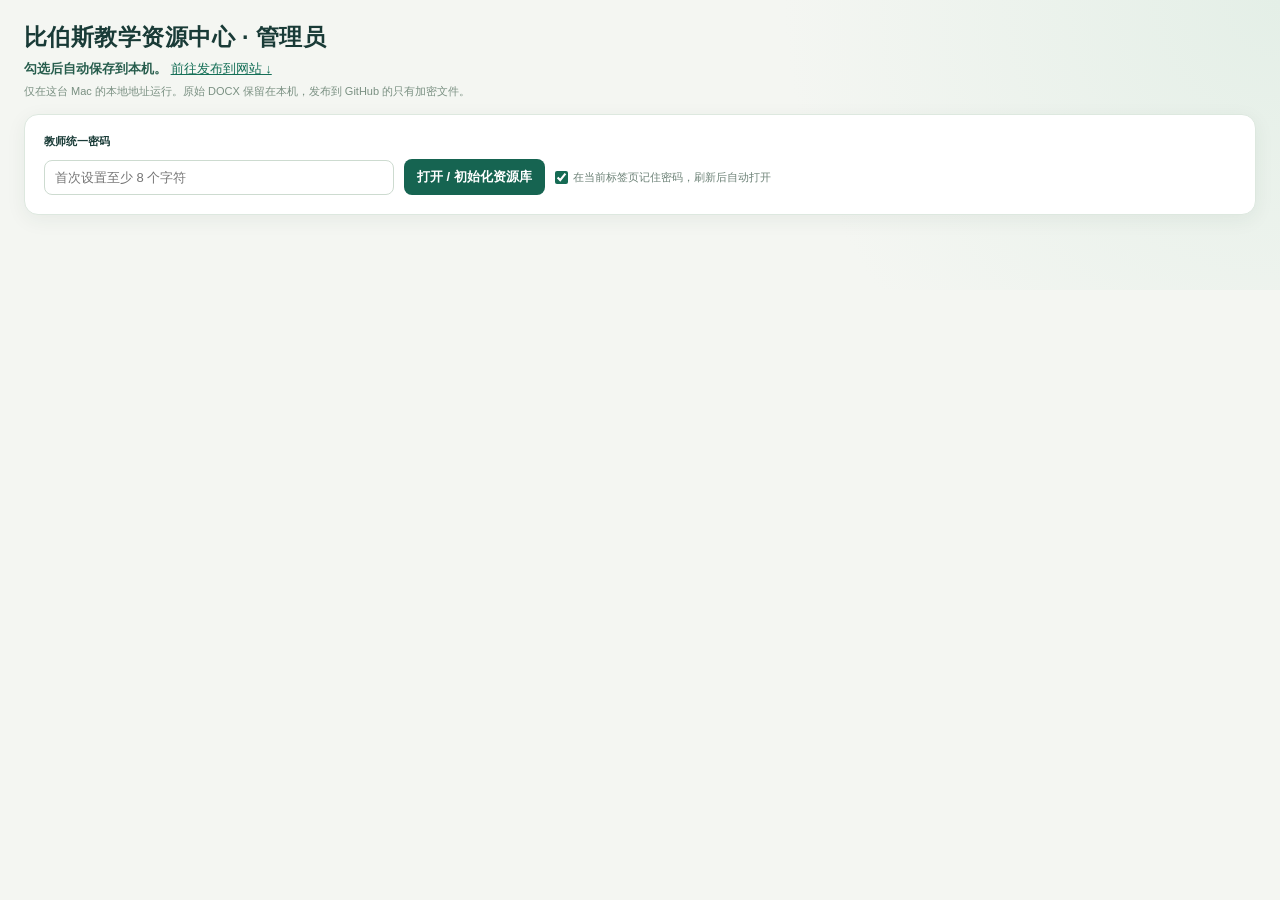
<file: admin/admin.html>
<!doctype html><html lang="zh-CN"><head><meta charset="utf-8"><meta name="viewport" content="width=device-width,initial-scale=1"><title>比伯斯资源管理</title><style>:root{font-family:Inter,-apple-system,BlinkMacSystemFont,"PingFang SC",sans-serif;color:#193b37;background:#f4f6f2}*{box-sizing:border-box}body{margin:0;background:radial-gradient(circle at 100% 0%,#e4efe7,transparent 31rem),#f4f6f2;font-size:13px}main{max-width:1450px;margin:0 auto;padding:22px 24px 60px}h1{font-size:23px;letter-spacing:.02em;margin:0 0 6px}h2{font-size:17px;margin:0 0 15px}h3{font-size:14px;margin:14px 0 6px}p{line-height:1.5}main>p{margin:4px 0;color:#6d8277}main>p strong{color:#275d4d}a{color:#167058}section{background:#fff;border:1px solid #dde8df;border-radius:14px;padding:19px;box-shadow:0 5px 20px #183a2910;min-width:0}main>section{margin:15px 0}#workspace{display:grid;grid-template-columns:repeat(12,minmax(0,1fr));gap:15px;align-items:start}#workspace[hidden]{display:none}#workspace>section{margin:0}#workspace>section:nth-child(1){grid-column:span 5}#workspace>section:nth-child(2){grid-column:span 7}#workspace>section:nth-child(3),#workspace>section:nth-child(4),#workspace>section:nth-child(5),#workspace>section:nth-child(6){grid-column:span 6}#workspace>section:nth-child(7){grid-column:1/-1}input,select,textarea{font:inherit;border:1px solid #cddbd0;border-radius:8px;padding:9px 10px;max-width:100%;min-width:0;background:#fff;color:#193b37}input:focus-visible,select:focus-visible,textarea:focus-visible,button:focus-visible{outline:3px solid #a6dcc2;outline-offset:2px}input[type=text],input[type=password],input[type=search],textarea{width:100%}input[type=file]{width:100%;background:#f8faf7;border-style:dashed}input[type=checkbox]{accent-color:#166b54;margin:0 6px 0 0}textarea{height:57px;resize:vertical}button{font:inherit;background:#166451;color:white;border:0;border-radius:8px;padding:9px 13px;cursor:pointer;font-weight:700;transition:.15s}button:hover{background:#0f4e40}button:disabled{opacity:.55;cursor:wait}button.secondary{background:#edf4ee;color:#245c4b}button.secondary:hover{background:#dcebdd}.grid{display:grid;grid-template-columns:repeat(2,minmax(0,1fr));gap:11px}.row{display:flex;flex-wrap:wrap;gap:12px;margin:13px 0}.row label{display:inline-flex;align-items:center;margin:0}.item{border-top:1px solid #e9efe9;padding:10px 0;display:flex;align-items:center;gap:8px;flex-wrap:wrap}.item:first-child{border-top:0}.item b{flex:1 0 100%;font-size:12px;overflow-wrap:anywhere}.item small{color:#809187}.item button{margin-left:auto}.item>div:has(input[type=checkbox]){display:flex;gap:12px}.item label{display:inline-flex;align-items:center;white-space:nowrap;margin:0;font-size:11px}.item input:not([type=checkbox]){flex:1 1 130px}.item textarea{flex:2 1 180px}.muted{color:#7a9082;font-size:11px}.error{color:#b33b36}.ok{color:#176e51}label{font-size:11px;font-weight:700;display:block;margin:0 0 5px}#resources{max-height:670px;overflow:auto;padding-right:5px}#resourceSearch{margin-bottom:10px}#pendingFiles{background:#f8faf7;border:1px solid #e3ebe4;border-radius:9px;padding:10px;margin:9px 0 14px}#pendingFiles p{margin:0 0 6px}#pendingFiles ol{margin:0;padding-left:19px;max-height:125px;overflow:auto}#pendingFiles li{padding:3px 0;overflow-wrap:anywhere}#pendingFiles button{font-size:10px;padding:4px 7px}#updates,#announcements{max-height:380px;overflow:auto}#seriesList{max-height:220px;overflow:auto}#publishSection{background:linear-gradient(120deg,#f9fcf9,#f0f8f2)}#publishSection>p:first-of-type{display:none}#publishSection input{max-width:650px}#publishStatus{margin:10px 0 0;font-weight:700}#message{display:inline-block;margin-left:12px}main>section:first-of-type{display:flex;align-items:center;gap:10px;flex-wrap:wrap}main>section:first-of-type>label{width:100%;margin-bottom:0}main>section:first-of-type input{max-width:350px}main>section:first-of-type button{white-space:nowrap}@media(max-width:1050px){#workspace>section:nth-child(n){grid-column:1/-1}#resources{max-height:440px}}@media(max-width:650px){main{padding:17px 12px 45px}.grid{grid-template-columns:1fr}section{padding:15px}main>section:first-of-type input{max-width:none}#message{margin:4px 0}}.resourceFilters{display:grid;grid-template-columns:minmax(160px,2fr) repeat(4,minmax(95px,1fr));gap:7px;margin-bottom:10px}.resourceFilters input,.resourceFilters select{width:100%;margin:0;font-size:11px}.moreResources{border-top:1px solid #e3ebe4}.moreResources summary{cursor:pointer;padding:11px 3px;color:#176e51;font-weight:700}.moreResources summary:hover{color:#0f4e40}@media(max-width:700px){.resourceFilters{grid-template-columns:repeat(2,minmax(0,1fr))}.resourceFilters input{grid-column:1/-1}}.resourceActions{display:flex;align-items:center;justify-content:space-between;gap:10px;padding:7px 0 10px;color:#6e8578}.resourceSelect{flex:none;align-self:flex-start;margin:2px 4px 0 0!important}.item b{flex:1 1 calc(100% - 35px)}button.danger{background:#a63d37;color:#fff}button.danger:hover{background:#822e2b}button.danger:disabled{background:#d9e0da;color:#819186;cursor:default}.rememberChoice{display:inline-flex!important;align-items:center;gap:5px;width:auto!important;font-weight:500;color:#6d8277}.rememberChoice input{margin:0!important}</style></head><body><main><h1>比伯斯教学资源中心 · 管理员</h1><p><strong>勾选后自动保存到本机。</strong> <a href="#publishSection">前往发布到网站 ↓</a></p><p class="muted">仅在这台 Mac 的本地地址运行。原始 DOCX 保留在本机，发布到 GitHub 的只有加密文件。</p><section><label>教师统一密码</label><input id="password" type="password" placeholder="首次设置至少 8 个字符"><button id="open">打开 / 初始化资源库</button><button id="logout" class="secondary" hidden>退出</button><label class="rememberChoice"><input id="rememberPassword" type="checkbox" checked> 在当前标签页记住密码，刷新后自动打开</label><p id="message"></p></section><div id="workspace" hidden><section><h2>批量导入资源</h2><input id="files" type="file" accept=".pdf,.docx,.pptx,.xlsx" multiple><div id="pendingFiles" class="muted" aria-live="polite">尚未选择文件</div><div class="grid"><div><label>教材</label><input id="book" type="text" placeholder="BE2"></div><div><label>单元</label><input id="unit" type="text" placeholder="5"></div><div><label>课型</label><select id="lessonType"><option value="">按文件名识别</option><option>一周两次</option><option>一周一次</option><option>每天上课</option><option>教材</option></select></div><div><label>类别</label><select id="category"><option>教案</option><option>词汇表</option><option>测评资料</option><option>其他</option></select></div><div><label>更新说明</label><input id="note" type="text" placeholder="新增资源 / 修订内容"></div></div><div class="row"><label><input id="download" type="checkbox" checked> 显示下载按钮</label><label><input id="showUpdate" type="checkbox" checked> 显示在最近更新</label></div><button id="upload">转换、加密并加入资源库</button><p class="muted">批量导入时从 BE2-U5-课型 等文件名识别分类；上方填写的值会覆盖识别结果。</p></section><section><h2>资源与版本</h2><p class="muted">重命名只修改显示名称；删除后需发布才会从教师网站移除。旧 Git 历史仍可能保留密文。</p><div class="resourceFilters"><input id="resourceSearch" type="search" placeholder="搜索教材、单元、课型或文件名"><select id="resourceBook" aria-label="筛选教材"><option value="">全部教材</option></select><select id="resourceUnit" aria-label="筛选单元"><option value="">全部单元</option></select><select id="resourceLesson" aria-label="筛选课型"><option value="">全部课型</option></select><select id="resourceCategory" aria-label="筛选类别"><option value="">全部类别</option></select></div><div class="resourceActions"><span id="selectedCount">未选择资源</span><button id="deleteSelected" class="danger" type="button" disabled>删除选中资源</button></div><div id="resources"></div></section><section><h2>最近更新</h2><div id="updates"></div><button id="saveUpdates">保存更新记录</button></section><section><h2>管理员公告</h2><label>标题</label><input id="announcementTitle" type="text"><label>内容</label><textarea id="announcementText"></textarea><button id="addAnnouncement">发布公告</button><div id="announcements"></div><button id="saveAnnouncements">保存公告修改</button></section><section><h2>系列单元进度</h2><p>输入每套资源应有的总单元数，首页会提示尚未上传的单元。</p><div class="grid"><input id="seriesBook" placeholder="教材，如 BE1"><select id="seriesLesson"><option>一周两次</option><option>一周一次</option><option>每天上课</option><option>教材</option></select><input id="seriesTotal" type="number" min="1" placeholder="总单元数"></div><button id="addSeries">添加系列</button><div id="seriesList"></div></section><section><h2>修改网站密码</h2><p class="muted">只重新包装随机文件密钥，无需重新上传资源。修改后请发布配置文件。旧密码仍可能解密 Git 历史中的旧配置。</p><input id="newPassword" type="password" placeholder="新密码，至少 8 个字符"><button id="rotate">重新加密并修改密码</button><div class="row"><h3>安全重置</h3><p class="muted">怀疑密码泄露时轮换随机文件密钥并重加密全部资源。旧 Git 历史仍需单独清理。</p><button id="reset">安全重置并重加密</button></div></section><section id="publishSection"><h2>发布到 GitHub</h2><p>先创建公开仓库并启用 Pages（来源：main 分支 /docs 目录）。</p><label>仓库地址</label><input id="remote" type="text" value="https://github.com/Jerryzhao26/teachingresources.git"><label>GitHub 发布令牌（用于授权本机工具把修改推送到网站；浏览器登录不等于授权本机）</label><input id="publishToken" type="password" autocomplete="off" placeholder="本次打开工具期间只需填写一次，不写入文件"><p class="muted">首次使用：<a href="https://github.com/settings/personal-access-tokens/new" target="_blank" rel="noopener">创建 GitHub 精细权限令牌</a>，只选 teachingresources 仓库，授予 Contents 读写权限。复制到这里即可发布。</p><button id="publish">发布加密资源和网站</button><p id="publishStatus" role="status" aria-live="polite" class="muted">修改勾选后会先保存到本机，再点击这里同步到教师网站。</p></section></div></main><script>
const $=s=>document.querySelector(s);let data=null,pending=[],selectedIds=new Set();function msg(t,bad=false){$('#message').textContent=t;$('#message').className=bad?'error':'ok'}async function api(path,body){const r=await fetch(path,{method:'POST',headers:{'Content-Type':'application/json'},body:JSON.stringify(body)}),j=await r.json();if(!r.ok)throw Error(j.error);return j}const pw=()=>$('#password').value;
const sessionKey='beavers-admin-password';const remembered=()=>{try{return sessionStorage.getItem(sessionKey)||''}catch{return ''}};const remember=()=>{try{if($('#rememberPassword').checked)sessionStorage.setItem(sessionKey,pw());else sessionStorage.removeItem(sessionKey)}catch{}};$('#open').onclick=async()=>{try{data=await api('/api/load',{password:pw()});remember();$('#workspace').hidden=false;$('#logout').hidden=false;render();msg('资源库已打开')}catch(e){try{sessionStorage.removeItem(sessionKey)}catch{}msg(e.message,true)}};$('#logout').onclick=()=>{try{sessionStorage.removeItem(sessionKey)}catch{}$('#password').value='';data=null;$('#workspace').hidden=true;$('#logout').hidden=true;msg('已退出')};
const publishMsg=(t,bad=false)=>{const e=$('#publishStatus');e.textContent=t;e.className=bad?'error':'ok'};const save=async()=>{await api('/api/save',{password:pw(),catalog:data});msg('已保存到本机，尚未发布到网站');publishMsg('有本机修改尚未发布。填写 GitHub 发布令牌并点击下方发布按钮。')};
function renderPending(){const box=$('#pendingFiles');box.replaceChildren();if(!pending.length){box.textContent='尚未选择文件';return}const heading=document.createElement('p');heading.textContent=`待上传 ${pending.length} 个文件（尚未加密或上传）`;box.append(heading);const list=document.createElement('ol');pending.forEach((file,i)=>{const row=document.createElement('li');row.append(document.createTextNode(file.name+'（'+(file.size/1024/1024).toFixed(1)+' MB） '));const remove=document.createElement('button');remove.type='button';remove.className='secondary';remove.textContent='移除';remove.onclick=()=>{pending.splice(i,1);renderPending()};row.append(remove);list.append(row)});box.append(list)}const readFile=f=>new Promise((resolve,reject)=>{const r=new FileReader();r.onload=()=>resolve(r.result.split(',')[1]);r.onerror=reject;r.readAsDataURL(f)});
$('#upload').onclick=async()=>{try{const files=[...pending];if(!files.length)throw Error('请先选择文件');if(window.replaceId&&files.length!==1)throw Error('替换旧资源时，请只保留一个待上传文件');const payload=[];for(const f of files){const guess=await api('/api/infer',{filename:f.name});const fields={...guess,book:$('#book').value||guess.book,unit:$('#unit').value?Number($('#unit').value):guess.unit,lessonType:$('#lessonType').value||guess.lessonType,category:$('#category').value,download:$('#download').checked,showUpdate:$('#showUpdate').checked,note:$('#note').value,id:window.replaceId||undefined};payload.push({name:f.name,data:await readFile(f),fields})}msg('正在调用 Word 转换并加密，请稍候…');const res=await api('/api/upload',{password:pw(),files:payload});data=res.catalog;window.replaceId=null;pending=[];renderPending();render();msg(`已导入 ${res.items.length} 份资源，尚未发布`);publishMsg('有本机修改尚未发布。填写 GitHub 发布令牌并点击下方发布按钮。')}catch(e){msg(e.message,true)}};
function displayName(r){const book=String(r.book||'').replace(/\s+/g,'').toUpperCase();const unit=r.unit==null?'':`U${Number(r.unit)}`;const lesson=r.lessonNumber||String(r.displayTitle||r.title||'').match(/(?:^|[^A-Z])L(?:ESSON)?\s*0*(\d+)/i)?.[1];const type=String(r.lessonType||'').replace('每周两次','一周两次').replace('每周一次','一周一次');return `${book}${unit}${lesson?`L${Number(lesson)}`:''}${type}`||'教学资料'}
function fillResourceFilters(){const fields=[['resourceBook','book'],['resourceUnit','unit'],['resourceLesson','lessonType'],['resourceCategory','category']];for(const [id,key] of fields){const select=$('#'+id),current=select.value;select.replaceChildren(new Option({resourceBook:'全部教材',resourceUnit:'全部单元',resourceLesson:'全部课型',resourceCategory:'全部类别'}[id],''));const values=[...new Set(data.resources.map(r=>String(r[key]??'').trim()).filter(Boolean))].sort((a,b)=>a.localeCompare(b,'zh-CN',{numeric:true}));for(const value of values)select.add(new Option(id==='resourceUnit'?'Unit '+value:value,value));select.value=current}}
function renderResources(){for(const id of selectedIds)if(!data.resources.some(r=>r.id===id))selectedIds.delete(id);updateSelection();fillResourceFilters();const box=$('#resources');box.replaceChildren();const search=$('#resourceSearch').value.trim().toLowerCase();const selected=[['resourceBook','book'],['resourceUnit','unit'],['resourceLesson','lessonType'],['resourceCategory','category']];const filtered=data.resources.filter(r=>(!search||[displayName(r),r.displayTitle,r.title,r.book,r.unit,r.lessonType,r.category,r.originalFilename].join(' ').toLowerCase().includes(search))&&selected.every(([id,key])=>!$('#'+id).value||String(r[key]??'')===$('#'+id).value)).sort((a,b)=>String(b.updatedAt||'').localeCompare(String(a.updatedAt||'')));const makeItem=r=>{const d=document.createElement('div');d.className='item';const select=document.createElement('input');select.type='checkbox';select.className='resourceSelect';select.setAttribute('aria-label','选择 '+displayName(r));select.checked=selectedIds.has(r.id);select.onchange=()=>{select.checked?selectedIds.add(r.id):selectedIds.delete(r.id);updateSelection()};d.append(select);const title=document.createElement('b');title.textContent=displayName(r);d.append(title);const checks=document.createElement('div');checks.innerHTML='<label><input type="checkbox"> 显示下载按钮</label><label><input type="checkbox"> 已撤回</label>';const inputs=checks.querySelectorAll('input');inputs[0].checked=r.download;inputs[1].checked=r.status==='withdrawn';inputs[0].onchange=async()=>{const old=r.download;r.download=inputs[0].checked;try{await save()}catch(e){r.download=old;inputs[0].checked=old;msg(e.message,true);publishMsg('保存失败：'+e.message,true)}};inputs[1].onchange=async()=>{const old=r.status;r.status=inputs[1].checked?'withdrawn':'published';try{await save()}catch(e){r.status=old;inputs[1].checked=old==='withdrawn';msg(e.message,true);publishMsg('保存失败：'+e.message,true)}};d.append(checks);const hist=document.createElement('small');hist.textContent=`更新 ${String(r.updatedAt||'').slice(0,10)} · 当前 v${r.version} · 历史：${r.history.map(h=>'v'+h.version).join('、')||'无'}`;d.append(hist);const replace=document.createElement('button');replace.className='secondary';replace.textContent='选为替换目标';replace.onclick=()=>{window.replaceId=r.id;msg(`已选定 ${displayName(r)}，下次导入将生成新版本`)};d.append(replace);const rename=document.createElement('button');rename.className='secondary';rename.textContent='重命名';rename.onclick=async()=>{const title=prompt('按 BE1U1L1一周两次 的格式输入新名称',displayName(r));if(title===null)return;try{const result=await api('/api/rename',{password:pw(),id:r.id,displayTitle:title});data=result.catalog;renderResources();publishMsg('名称已保存到本机，发布后教师网站才会更新。');msg('重命名已保存到本机')}catch(e){msg(e.message,true)}};d.append(rename);const del=document.createElement('button');del.className='danger';del.textContent='删除';del.onclick=()=>deleteResourceIds([r.id]);d.append(del);return d};if(!filtered.length){box.textContent='没有匹配的资源';return}const narrowed=Boolean(search||selected.some(([id])=>$('#'+id).value));const recent=narrowed?filtered:filtered.slice(0,5);recent.forEach(r=>box.append(makeItem(r)));if(!narrowed&&filtered.length>5){const details=document.createElement('details');details.className='moreResources';const summary=document.createElement('summary');summary.textContent=`展开其余 ${filtered.length-5} 份资源`;details.append(summary);filtered.slice(5).forEach(r=>details.append(makeItem(r)));box.append(details)}}
function updateSelection(){$('#selectedCount').textContent=selectedIds.size?`已选 ${selectedIds.size} 份资源`:'未选择资源';$('#deleteSelected').disabled=!selectedIds.size}async function deleteResourceIds(ids){if(!ids.length)return;if(!confirm(`确定删除 ${ids.length} 份资源及本机加密文件？发布后也会从当前网站移除。`))return;try{const result=await api('/api/delete',{password:pw(),ids});data=result.catalog;ids.forEach(id=>selectedIds.delete(id));renderResources();publishMsg('删除已保存到本机；请发布以更新教师网站。');msg(`已删除 ${result.deleted} 份资源，尚未发布`)}catch(e){msg(e.message,true)}}$('#deleteSelected').onclick=()=>deleteResourceIds([...selectedIds]);function render(){renderResources();
const ups=$('#updates');ups.replaceChildren();data.updates.forEach(u=>{const d=document.createElement('div');d.className='item';const t=document.createElement('input');t.value=data.resources.find(r=>r.id===u.resourceId)?displayName(data.resources.find(r=>r.id===u.resourceId)):u.title;t.oninput=()=>u.title=t.value;const x=document.createElement('textarea');x.value=u.text;x.oninput=()=>u.text=x.value;const c=document.createElement('label');const check=document.createElement('input');check.type='checkbox';check.checked=u.visible;check.onchange=()=>u.visible=check.checked;c.append(check,' 显示');d.append(t,x,c);ups.append(d)});
const series=$('#seriesList');series.replaceChildren();(data.series||[]).forEach((x,i)=>{const d=document.createElement('div');d.className='item';d.textContent=`${x.book} · ${x.lessonType} · U1–U${x.totalUnits}`;const b=document.createElement('button');b.textContent='删除';b.onclick=async()=>{data.series.splice(i,1);await save();render()};d.append(b);series.append(d)});
const anns=$('#announcements');anns.replaceChildren();data.announcements.forEach(a=>{const d=document.createElement('div');d.className='item';const t=document.createElement('input');t.value=a.title;t.oninput=()=>a.title=t.value;const x=document.createElement('textarea');x.value=a.text;x.oninput=()=>a.text=x.value;const c=document.createElement('label');const check=document.createElement('input');check.type='checkbox';check.checked=a.visible;check.onchange=()=>a.visible=check.checked;c.append(check,' 显示');d.append(t,x,c);anns.append(d)})}
$('#saveUpdates').onclick=()=>save().catch(e=>msg(e.message,true));$('#saveAnnouncements').onclick=()=>save().catch(e=>msg(e.message,true));$('#addAnnouncement').onclick=async()=>{try{data.announcements.unshift({id:crypto.randomUUID(),title:$('#announcementTitle').value,text:$('#announcementText').value,createdAt:new Date().toISOString(),visible:true});await save();render();$('#announcementTitle').value='';$('#announcementText').value=''}catch(e){msg(e.message,true)}};
$('#resourceSearch').oninput=()=>{selectedIds.clear();renderResources()};for(const id of ['resourceBook','resourceUnit','resourceLesson','resourceCategory'])$('#'+id).onchange=()=>{selectedIds.clear();renderResources()};$('#files').onchange=()=>{for(const file of $('#files').files){if(!pending.some(x=>x.name===file.name&&x.size===file.size&&x.lastModified===file.lastModified))pending.push(file)}$('#files').value='';renderPending()};$('#publish').onclick=async()=>{const button=$('#publish');button.disabled=true;publishMsg('正在发布，请稍候…');try{const result=await api('/api/publish',{remote:$('#remote').value,token:$('#publishToken').value.trim()});$('#publishToken').value='';publishMsg(result.changed?`已发布 ${result.changed} 个更新文件。网站通常会在数分钟内更新；请刷新教师网站查看。`:'网站已是最新，无需重复发布。');msg('发布操作已完成')}catch(e){publishMsg('发布失败：'+e.message,true);msg('发布失败，请查看页面底部的提示',true)}finally{button.disabled=false}};
</script>

<script>$('#addSeries').onclick=async()=>{try{data.series ||= [];data.series.push({book:$('#seriesBook').value.trim(),lessonType:$('#seriesLesson').value.trim(),totalUnits:Number($('#seriesTotal').value)});await save();render()}catch(e){msg(e.message,true)}};$('#rotate').onclick=async()=>{try{await api('/api/rotate',{password:pw(),newPassword:$('#newPassword').value});$('#password').value=$('#newPassword').value;remember();$('#newPassword').value='';msg('密码已修改并重新包装文件密钥；请立即发布。')}catch(e){msg(e.message,true)}};$('#reset').onclick=async()=>{try{await api('/api/reset',{password:pw(),newPassword:$('#newPassword').value});$('#password').value=$('#newPassword').value;remember();$('#newPassword').value='';msg('安全重置完成，请立即发布全部密文。')}catch(e){msg(e.message,true)}};const savedPassword=remembered();if(savedPassword){$('#password').value=savedPassword;$('#open').click()}</script></body></html>
</file>
